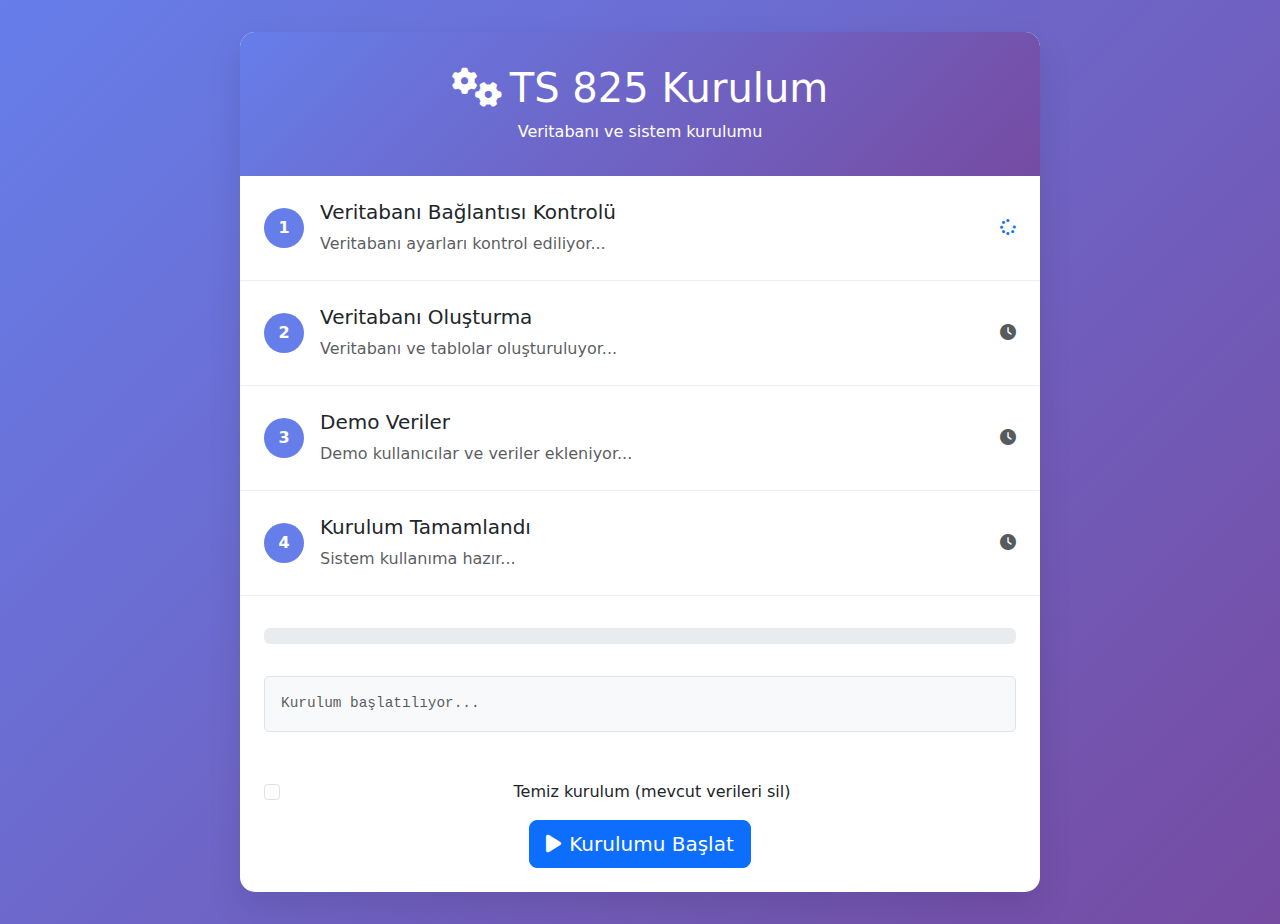
<file: index.html>
<!DOCTYPE html>
<html lang="tr">
<head>
    <meta charset="UTF-8">
    <meta name="viewport" content="width=device-width, initial-scale=1.0">
    <title>BONUS TS 825 Hesap Programı</title>

    <!-- Bootstrap CSS -->
    <link href="https://cdn.jsdelivr.net/npm/bootstrap@5.3.0/dist/css/bootstrap.min.css" rel="stylesheet">
    <!-- Font Awesome -->
    <link rel="stylesheet" href="https://cdnjs.cloudflare.com/ajax/libs/font-awesome/6.4.0/css/all.min.css">
    <!-- Custom CSS -->
    <link rel="stylesheet" href="assets/css/style.css">
</head>
<body>
    <!-- Navigation -->
    <nav class="navbar navbar-expand-lg navbar-dark bg-primary fixed-top">
        <div class="container">
            <a class="navbar-brand d-flex align-items-center" href="#">
                <img src="https://www.bonusyalitim.com.tr/assets/images/logo.svg" alt="Bonus Yalıtım" height="40" class="me-3">
                <span>TS 825 Hesap Programı</span>
            </a>
            <button class="navbar-toggler" type="button" data-bs-toggle="collapse" data-bs-target="#navbarNav">
                <span class="navbar-toggler-icon"></span>
            </button>
            <div class="collapse navbar-collapse" id="navbarNav">
                <ul class="navbar-nav me-auto">
                    <li class="nav-item">
                        <a class="nav-link active" href="#dashboard" data-section="dashboard">
                            <i class="fas fa-home me-1"></i>Ana Sayfa
                        </a>
                    </li>
                    <li class="nav-item">
                        <a class="nav-link" href="#projects" data-section="projects">
                            <i class="fas fa-folder me-1"></i>Projeler
                        </a>
                    </li>
                    <li class="nav-item">
                        <a class="nav-link" href="#calculations" data-section="calculations">
                            <i class="fas fa-calculator me-1"></i>Hesaplamalar
                        </a>
                    </li>
                    <li class="nav-item">
                        <a class="nav-link" href="#reports" data-section="reports">
                            <i class="fas fa-chart-bar me-1"></i>Raporlar
                        </a>
                    </li>
                </ul>
                <ul class="navbar-nav">
                    <li class="nav-item me-3">
                        <div id="current-project-info" class="d-flex align-items-center">
                            <!-- Aktif proje bilgisi buraya gelecek -->
                        </div>
                    </li>
                    <li class="nav-item dropdown">
                        <a class="nav-link dropdown-toggle" href="#" role="button" data-bs-toggle="dropdown">
                            <i class="fas fa-user-circle me-1"></i>
                            <span class="user-name">Kullanıcı</span>
                        </a>
                        <ul class="dropdown-menu dropdown-menu-end">
                            <li><h6 class="dropdown-header">
                                <i class="fas fa-user me-2"></i>
                                <span class="user-name">Kullanıcı</span>
                            </h6></li>
                            <li><hr class="dropdown-divider"></li>
                            <li><a class="dropdown-item" href="#" onclick="ts825App.showProfile()">
                                <i class="fas fa-user-edit me-2"></i>Profil
                            </a></li>
                            <li><a class="dropdown-item" href="#" onclick="ts825App.showSettings()">
                                <i class="fas fa-cog me-2"></i>Ayarlar
                            </a></li>
                            <li class="admin-only" style="display: none;">
                                <a class="dropdown-item" href="#" onclick="ts825App.showUserManagement()">
                                    <i class="fas fa-users me-2"></i>Kullanıcı Yönetimi
                                </a>
                            </li>
                            <li class="admin-only" style="display: none;">
                                <a class="dropdown-item" href="#" onclick="ts825App.showAdminPanel()">
                                    <i class="fas fa-shield-alt me-2"></i>Admin Panel
                                </a>
                            </li>
                            <li><a class="dropdown-item" href="#" onclick="ts825App.showHelp()">
                                <i class="fas fa-question-circle me-2"></i>Yardım
                            </a></li>
                            <li><hr class="dropdown-divider"></li>
                            <li><a class="dropdown-item text-danger" href="#" onclick="ts825App.logout()">
                                <i class="fas fa-sign-out-alt me-2"></i>Çıkış
                            </a></li>
                        </ul>
                    </li>
                </ul>
            </div>
        </div>
    </nav>

    <!-- Main Content -->
    <main class="main-content">
        <!-- Dashboard Section -->
        <section id="dashboard" class="content-section active">
            <div class="container">
                <div class="row">
                    <div class="col-12">
                        <div class="page-header">
                            <h1 class="page-title">
                                <i class="fas fa-home me-2"></i>
                                TS 825 Hesap Programı
                            </h1>
                            <p class="page-subtitle">
                                Türkiye'de yürürlüğe giren TS 825:2024 Revizyonu esas alınarak geliştirilmiş
                                enerji verimliliği hesap programı
                            </p>
                        </div>
                    </div>
                </div>

                <!-- Quick Actions -->
                <div class="row mb-4">
                    <div class="col-12">
                        <div class="card">
                            <div class="card-header">
                                <h5 class="card-title mb-0">
                                    <i class="fas fa-bolt me-2"></i>Hızlı İşlemler
                                </h5>
                            </div>
                            <div class="card-body">
                                <div class="row g-3">
                                    <div class="col-md-3">
                                        <button class="btn btn-primary btn-lg w-100 quick-action" data-action="new-project">
                                            <i class="fas fa-plus-circle mb-2 d-block"></i>
                                            Yeni Proje
                                        </button>
                                    </div>
                                    <div class="col-md-3">
                                        <button class="btn btn-success btn-lg w-100 quick-action" data-action="load-project">
                                            <i class="fas fa-folder-open mb-2 d-block"></i>
                                            Proje Yükle
                                        </button>
                                    </div>
                                    <div class="col-md-3">
                                        <button class="btn btn-info btn-lg w-100 quick-action" data-action="thermal-calc">
                                            <i class="fas fa-thermometer-half mb-2 d-block"></i>
                                            Isı Hesabı
                                        </button>
                                    </div>
                                    <div class="col-md-3">
                                        <button class="btn btn-warning btn-lg w-100 quick-action" data-action="reports">
                                            <i class="fas fa-file-alt mb-2 d-block"></i>
                                            Rapor Oluştur
                                        </button>
                                    </div>
                                </div>
                                <div class="row g-3 mt-2">
                                    <div class="col-md-3">
                                        <button class="btn btn-success btn-lg w-100 quick-action" onclick="ts825App.createDemoData()">
                                            <i class="fas fa-database mb-2 d-block"></i>
                                            Demo Veriler
                                        </button>
                                    </div>
                                    <div class="col-md-3">
                                        <button class="btn btn-outline-success btn-lg w-100 quick-action" onclick="ts825App.openBridgeAnalysis()">
                                            <i class="fas fa-bridge mb-2 d-block"></i>
                                            Isı Köprüsü
                                        </button>
                                    </div>
                                    <div class="col-md-3">
                                        <button class="btn btn-outline-info btn-lg w-100 quick-action" onclick="ts825App.openCondensationControl()">
                                            <i class="fas fa-tint mb-2 d-block"></i>
                                            Yoğuşma Kontrolü
                                        </button>
                                    </div>
                                    <div class="col-md-3">
                                        <button class="btn btn-outline-primary btn-lg w-100 quick-action" onclick="window.open('thermal-calculator.html', '_blank')">
                                            <i class="fas fa-external-link-alt mb-2 d-block"></i>
                                            Hesaplayıcı
                                        </button>
                                    </div>
                                </div>
                            </div>
                        </div>
                    </div>
                </div>

                <!-- Statistics Cards -->
                <div class="row mb-4">
                    <div class="col-md-3">
                        <div class="card stat-card bg-primary text-white">
                            <div class="card-body">
                                <div class="d-flex justify-content-between">
                                    <div>
                                        <h3 class="card-title">12</h3>
                                        <p class="card-text">Toplam Proje</p>
                                    </div>
                                    <div class="stat-icon">
                                        <i class="fas fa-folder"></i>
                                    </div>
                                </div>
                            </div>
                        </div>
                    </div>
                    <div class="col-md-3">
                        <div class="card stat-card bg-success text-white">
                            <div class="card-body">
                                <div class="d-flex justify-content-between">
                                    <div>
                                        <h3 class="card-title">8</h3>
                                        <p class="card-text">Tamamlanan</p>
                                    </div>
                                    <div class="stat-icon">
                                        <i class="fas fa-check-circle"></i>
                                    </div>
                                </div>
                            </div>
                        </div>
                    </div>
                    <div class="col-md-3">
                        <div class="card stat-card bg-warning text-white">
                            <div class="card-body">
                                <div class="d-flex justify-content-between">
                                    <div>
                                        <h3 class="card-title">3</h3>
                                        <p class="card-text">Devam Eden</p>
                                    </div>
                                    <div class="stat-icon">
                                        <i class="fas fa-clock"></i>
                                    </div>
                                </div>
                            </div>
                        </div>
                    </div>
                    <div class="col-md-3">
                        <div class="card stat-card bg-info text-white">
                            <div class="card-body">
                                <div class="d-flex justify-content-between">
                                    <div>
                                        <h3 class="card-title">156</h3>
                                        <p class="card-text">Hesaplama</p>
                                    </div>
                                    <div class="stat-icon">
                                        <i class="fas fa-calculator"></i>
                                    </div>
                                </div>
                            </div>
                        </div>
                    </div>
                </div>

                <!-- Recent Projects -->
                <div class="row">
                    <div class="col-12">
                        <div class="card">
                            <div class="card-header">
                                <h5 class="card-title mb-0">
                                    <i class="fas fa-history me-2"></i>Son Projeler
                                </h5>
                            </div>
                            <div class="card-body">
                                <div class="table-responsive">
                                    <table class="table table-hover">
                                        <thead>
                                            <tr>
                                                <th>Proje Adı</th>
                                                <th>Yapı Türü</th>
                                                <th>Durum</th>
                                                <th>Son Güncelleme</th>
                                                <th>İşlemler</th>
                                            </tr>
                                        </thead>
                                        <tbody id="recent-projects">
                                            <tr>
                                                <td>Konut Projesi A</td>
                                                <td>Konut</td>
                                                <td><span class="badge bg-success">Tamamlandı</span></td>
                                                <td>28.05.2024</td>
                                                <td>
                                                    <button class="btn btn-sm btn-outline-primary" onclick="ts825App.viewProject(1)" title="Görüntüle">
                                                        <i class="fas fa-eye"></i>
                                                    </button>
                                                    <button class="btn btn-sm btn-outline-success" onclick="ts825App.editProject(1)" title="Düzenle">
                                                        <i class="fas fa-edit"></i>
                                                    </button>
                                                </td>
                                            </tr>
                                            <tr>
                                                <td>Ofis Binası B</td>
                                                <td>Ticari</td>
                                                <td><span class="badge bg-warning">Devam Ediyor</span></td>
                                                <td>27.05.2024</td>
                                                <td>
                                                    <button class="btn btn-sm btn-outline-primary" onclick="ts825App.viewProject(2)" title="Görüntüle">
                                                        <i class="fas fa-eye"></i>
                                                    </button>
                                                    <button class="btn btn-sm btn-outline-success" onclick="ts825App.editProject(2)" title="Düzenle">
                                                        <i class="fas fa-edit"></i>
                                                    </button>
                                                </td>
                                            </tr>
                                        </tbody>
                                    </table>
                                </div>
                            </div>
                        </div>
                    </div>
                </div>
            </div>
        </section>

        <!-- Projects Section -->
        <section id="projects" class="content-section">
            <div class="container">
                <div class="row">
                    <div class="col-12">
                        <div class="page-header">
                            <h1 class="page-title">
                                <i class="fas fa-folder me-2"></i>
                                Proje Yönetimi
                            </h1>
                        </div>
                    </div>
                </div>
                <!-- Projects content will be loaded here -->
                <div id="projects-content">
                    <p class="text-center text-muted">Proje yönetimi modülü yükleniyor...</p>
                </div>
            </div>
        </section>

        <!-- Calculations Section -->
        <section id="calculations" class="content-section">
            <div class="container">
                <div class="row">
                    <div class="col-12">
                        <div class="page-header">
                            <h1 class="page-title">
                                <i class="fas fa-calculator me-2"></i>
                                Hesaplamalar
                            </h1>
                        </div>
                    </div>
                </div>
                <!-- Calculations content will be loaded here -->
                <div id="calculations-content">
                    <p class="text-center text-muted">Hesaplama modülü yükleniyor...</p>
                </div>
            </div>
        </section>

        <!-- Reports Section -->
        <section id="reports" class="content-section">
            <div class="container">
                <div class="row">
                    <div class="col-12">
                        <div class="page-header">
                            <h1 class="page-title">
                                <i class="fas fa-chart-bar me-2"></i>
                                Raporlar
                            </h1>
                        </div>
                    </div>
                </div>
                <!-- Reports content will be loaded here -->
                <div id="reports-content">
                    <p class="text-center text-muted">Rapor modülü yükleniyor...</p>
                </div>
            </div>
        </section>

        <!-- Profile Section -->
        <section id="profile" class="content-section">
            <div class="container">
                <div class="row">
                    <div class="col-12">
                        <div class="page-header">
                            <h1 class="page-title">
                                <i class="fas fa-user me-2"></i>
                                Kullanıcı Profili
                            </h1>
                        </div>
                    </div>
                </div>
                <!-- Profile content will be loaded here -->
                <div id="profile-content">
                    <p class="text-center text-muted">Profil modülü yükleniyor...</p>
                </div>
            </div>
        </section>

        <!-- User Management Section -->
        <section id="user-management" class="content-section">
            <div class="container">
                <div class="row">
                    <div class="col-12">
                        <div class="page-header">
                            <h1 class="page-title">
                                <i class="fas fa-users me-2"></i>
                                Kullanıcı Yönetimi
                            </h1>
                        </div>
                    </div>
                </div>
                <!-- User management content will be loaded here -->
                <div id="user-management-content">
                    <p class="text-center text-muted">Kullanıcı yönetimi modülü yükleniyor...</p>
                </div>
            </div>
        </section>
    </main>

    <!-- Loading Overlay -->
    <div id="loading-overlay" class="loading-overlay">
        <div class="spinner-border text-primary" role="status">
            <span class="visually-hidden">Yükleniyor...</span>
        </div>
    </div>

    <!-- New Project Modal -->
    <div class="modal fade" id="newProjectModal" tabindex="-1">
        <div class="modal-dialog modal-lg">
            <div class="modal-content">
                <div class="modal-header">
                    <h5 class="modal-title">
                        <i class="fas fa-plus-circle me-2"></i>Yeni Proje Oluştur
                    </h5>
                    <button type="button" class="btn-close" data-bs-dismiss="modal"></button>
                </div>
                <div class="modal-body">
                    <form id="newProjectForm">
                        <div class="row">
                            <div class="col-md-6">
                                <div class="mb-3">
                                    <label class="form-label">Proje Adı *</label>
                                    <input type="text" class="form-control" name="name" required>
                                </div>
                            </div>
                            <div class="col-md-6">
                                <div class="mb-3">
                                    <label class="form-label">Yapı Türü *</label>
                                    <select class="form-select" name="building_type" required>
                                        <option value="">Seçiniz</option>
                                        <option value="residential">Konut</option>
                                        <option value="office">Ofis</option>
                                        <option value="commercial">Ticari</option>
                                        <option value="educational">Eğitim</option>
                                        <option value="healthcare">Sağlık</option>
                                        <option value="industrial">Endüstriyel</option>
                                        <option value="other">Diğer</option>
                                    </select>
                                </div>
                            </div>
                        </div>
                        <div class="row">
                            <div class="col-md-6">
                                <div class="mb-3">
                                    <label class="form-label">İklim Bölgesi *</label>
                                    <select class="form-select" name="climate_zone" required>
                                        <option value="">Seçiniz</option>
                                        <option value="1">1. Bölge (En Soğuk)</option>
                                        <option value="2">2. Bölge (Çok Soğuk)</option>
                                        <option value="3">3. Bölge (Soğuk)</option>
                                        <option value="4">4. Bölge (Ilık)</option>
                                        <option value="5">5. Bölge (Sıcak)</option>
                                        <option value="6">6. Bölge (En Sıcak)</option>
                                    </select>
                                </div>
                            </div>
                            <div class="col-md-6">
                                <div class="mb-3">
                                    <label class="form-label">Toplam Alan (m²)</label>
                                    <input type="number" class="form-control" name="total_area" step="0.01" min="0">
                                </div>
                            </div>
                        </div>
                        <div class="mb-3">
                            <label class="form-label">Açıklama</label>
                            <textarea class="form-control" name="description" rows="3"></textarea>
                        </div>
                    </form>
                </div>
                <div class="modal-footer">
                    <button type="button" class="btn btn-secondary" data-bs-dismiss="modal">İptal</button>
                    <button type="button" class="btn btn-primary" onclick="ts825App.saveNewProject()">
                        <i class="fas fa-save me-2"></i>Kaydet
                    </button>
                </div>
            </div>
        </div>
    </div>

    <!-- Project Detail Modal -->
    <div class="modal fade" id="projectDetailModal" tabindex="-1">
        <div class="modal-dialog modal-xl">
            <div class="modal-content">
                <div class="modal-header">
                    <h5 class="modal-title">
                        <i class="fas fa-folder-open me-2"></i>Proje Detayları
                    </h5>
                    <button type="button" class="btn-close" data-bs-dismiss="modal"></button>
                </div>
                <div class="modal-body">
                    <div id="project-detail-content">
                        <!-- Project details will be loaded here -->
                    </div>
                </div>
                <div class="modal-footer">
                    <button type="button" class="btn btn-secondary" data-bs-dismiss="modal">Kapat</button>
                    <button type="button" class="btn btn-primary" id="edit-project-btn">
                        <i class="fas fa-edit me-2"></i>Düzenle
                    </button>
                </div>
            </div>
        </div>
    </div>

    <!-- Thermal Calculator Modal -->
    <div class="modal fade" id="thermalCalculatorModal" tabindex="-1">
        <div class="modal-dialog modal-xl">
            <div class="modal-content">
                <div class="modal-header">
                    <h5 class="modal-title">
                        <i class="fas fa-thermometer-half me-2"></i>Isı Geçirgenlik Hesaplayıcısı
                    </h5>
                    <button type="button" class="btn-close" data-bs-dismiss="modal"></button>
                </div>
                <div class="modal-body">
                    <div id="thermal-calculator-content">
                        <!-- Calculator will be loaded here -->
                    </div>
                </div>
            </div>
        </div>
    </div>

    <!-- Bootstrap JS -->
    <script src="https://cdn.jsdelivr.net/npm/bootstrap@5.3.0/dist/js/bootstrap.bundle.min.js"></script>
    <!-- Data Manager -->
    <script src="assets/js/data-manager.js"></script>
    <!-- Custom JS -->
    <script src="assets/js/app.js"></script>
</body>
</html>
</file>
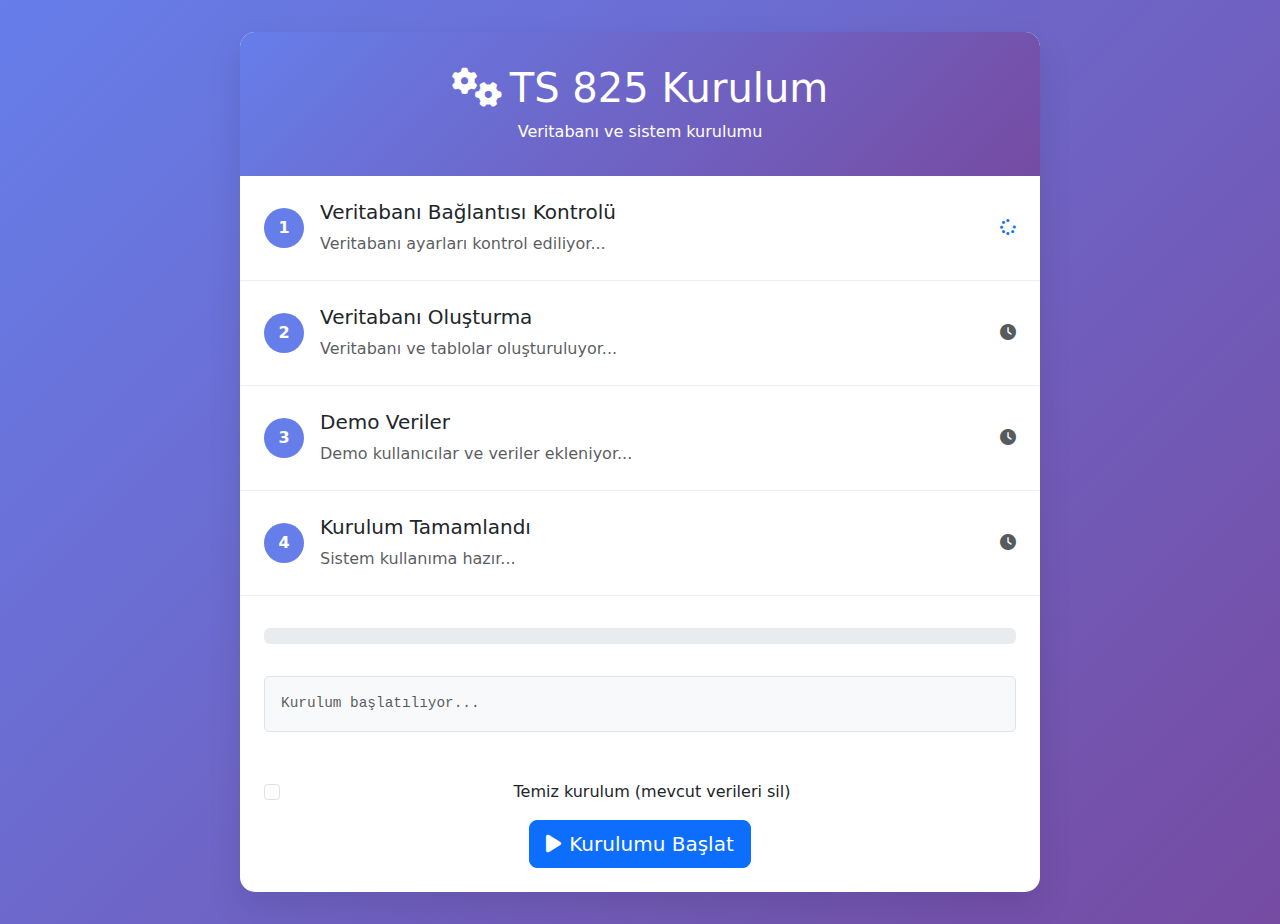
<file: install.html>
<!DOCTYPE html>
<html lang="tr">
<head>
    <meta charset="UTF-8">
    <meta name="viewport" content="width=device-width, initial-scale=1.0">
    <title>Kurulum - BONUS TS 825 Hesap Programı</title>
    <link href="https://cdn.jsdelivr.net/npm/bootstrap@5.3.0/dist/css/bootstrap.min.css" rel="stylesheet">
    <link href="https://cdnjs.cloudflare.com/ajax/libs/font-awesome/6.4.0/css/all.min.css" rel="stylesheet">
    <style>
        .install-container {
            min-height: 100vh;
            background: linear-gradient(135deg, #667eea 0%, #764ba2 100%);
            padding: 2rem 0;
        }
        .install-card {
            background: white;
            border-radius: 15px;
            box-shadow: 0 15px 35px rgba(0,0,0,0.1);
            overflow: hidden;
            max-width: 800px;
            margin: 0 auto;
        }
        .install-header {
            background: linear-gradient(135deg, #667eea 0%, #764ba2 100%);
            color: white;
            padding: 2rem;
            text-align: center;
        }
        .install-step {
            padding: 1.5rem;
            border-bottom: 1px solid #eee;
        }
        .install-step:last-child {
            border-bottom: none;
        }
        .step-number {
            width: 40px;
            height: 40px;
            border-radius: 50%;
            background: #667eea;
            color: white;
            display: flex;
            align-items: center;
            justify-content: center;
            font-weight: bold;
            margin-right: 1rem;
        }
        .step-completed {
            background: #28a745;
        }
        .step-error {
            background: #dc3545;
        }
        .progress-container {
            margin: 2rem 0;
        }
        .log-container {
            background: #f8f9fa;
            border: 1px solid #dee2e6;
            border-radius: 5px;
            padding: 1rem;
            max-height: 300px;
            overflow-y: auto;
            font-family: monospace;
            font-size: 0.9rem;
        }
    </style>
</head>
<body>
    <div class="install-container">
        <div class="container">
            <div class="install-card">
                <div class="install-header">
                    <h1><i class="fas fa-cogs me-2"></i>TS 825 Kurulum</h1>
                    <p class="mb-0">Veritabanı ve sistem kurulumu</p>
                </div>

                <div class="install-step">
                    <div class="d-flex align-items-center">
                        <div class="step-number" id="step1-icon">1</div>
                        <div class="flex-grow-1">
                            <h5>Veritabanı Bağlantısı Kontrolü</h5>
                            <p class="mb-0 text-muted">Veritabanı ayarları kontrol ediliyor...</p>
                        </div>
                        <div id="step1-status">
                            <i class="fas fa-spinner fa-spin text-primary"></i>
                        </div>
                    </div>
                </div>

                <div class="install-step">
                    <div class="d-flex align-items-center">
                        <div class="step-number" id="step2-icon">2</div>
                        <div class="flex-grow-1">
                            <h5>Veritabanı Oluşturma</h5>
                            <p class="mb-0 text-muted">Veritabanı ve tablolar oluşturuluyor...</p>
                        </div>
                        <div id="step2-status">
                            <i class="fas fa-clock text-muted"></i>
                        </div>
                    </div>
                </div>

                <div class="install-step">
                    <div class="d-flex align-items-center">
                        <div class="step-number" id="step3-icon">3</div>
                        <div class="flex-grow-1">
                            <h5>Demo Veriler</h5>
                            <p class="mb-0 text-muted">Demo kullanıcılar ve veriler ekleniyor...</p>
                        </div>
                        <div id="step3-status">
                            <i class="fas fa-clock text-muted"></i>
                        </div>
                    </div>
                </div>

                <div class="install-step">
                    <div class="d-flex align-items-center">
                        <div class="step-number" id="step4-icon">4</div>
                        <div class="flex-grow-1">
                            <h5>Kurulum Tamamlandı</h5>
                            <p class="mb-0 text-muted">Sistem kullanıma hazır...</p>
                        </div>
                        <div id="step4-status">
                            <i class="fas fa-clock text-muted"></i>
                        </div>
                    </div>
                </div>

                <div class="progress-container px-4">
                    <div class="progress">
                        <div class="progress-bar" id="install-progress" role="progressbar" style="width: 0%"></div>
                    </div>
                </div>

                <div class="px-4 pb-4">
                    <div class="log-container" id="install-log">
                        <div class="text-muted">Kurulum başlatılıyor...</div>
                    </div>
                </div>

                <div class="text-center p-4" id="install-actions">
                    <div class="mb-3">
                        <div class="form-check">
                            <input class="form-check-input" type="checkbox" id="cleanInstall">
                            <label class="form-check-label" for="cleanInstall">
                                Temiz kurulum (mevcut verileri sil)
                            </label>
                        </div>
                    </div>
                    <button class="btn btn-primary btn-lg" onclick="startInstallation()">
                        <i class="fas fa-play me-2"></i>Kurulumu Başlat
                    </button>
                    <button class="btn btn-warning btn-lg ms-2" onclick="cleanDatabase()" id="cleanBtn" style="display: none;">
                        <i class="fas fa-trash me-2"></i>Veritabanını Temizle
                    </button>
                </div>

                <div class="text-center p-4" id="install-complete" style="display: none;">
                    <div class="alert alert-success">
                        <h4><i class="fas fa-check-circle me-2"></i>Kurulum Tamamlandı!</h4>
                        <p class="mb-3">TS 825 Hesap Programı başarıyla kuruldu.</p>
                        <div class="row">
                            <div class="col-md-6">
                                <h6>Demo Hesaplar:</h6>
                                <ul class="list-unstyled">
                                    <li><strong>Admin:</strong> admin / admin123</li>
                                    <li><strong>Kullanıcı:</strong> demo / demo123</li>
                                    <li><strong>Mimar:</strong> mimar1 / mimar123</li>
                                    <li><strong>Mühendis:</strong> muhendis1 / muhendis123</li>
                                </ul>
                            </div>
                            <div class="col-md-6">
                                <h6>Özellikler:</h6>
                                <ul class="list-unstyled">
                                    <li><i class="fas fa-check text-success me-2"></i>Kullanıcı sistemi</li>
                                    <li><i class="fas fa-check text-success me-2"></i>Proje yönetimi</li>
                                    <li><i class="fas fa-check text-success me-2"></i>Hesaplama modülleri</li>
                                    <li><i class="fas fa-check text-success me-2"></i>Raporlama sistemi</li>
                                </ul>
                            </div>
                        </div>
                    </div>
                    <a href="login.html" class="btn btn-success btn-lg">
                        <i class="fas fa-sign-in-alt me-2"></i>Giriş Sayfasına Git
                    </a>
                </div>
            </div>
        </div>
    </div>

    <script src="https://cdn.jsdelivr.net/npm/bootstrap@5.3.0/dist/js/bootstrap.bundle.min.js"></script>
    <script>
        let currentStep = 0;
        const totalSteps = 4;

        function log(message, type = 'info') {
            const logContainer = document.getElementById('install-log');
            const timestamp = new Date().toLocaleTimeString();
            const colorClass = {
                'info': 'text-info',
                'success': 'text-success',
                'error': 'text-danger',
                'warning': 'text-warning'
            }[type] || 'text-muted';

            logContainer.innerHTML += `<div class="${colorClass}">[${timestamp}] ${message}</div>`;
            logContainer.scrollTop = logContainer.scrollHeight;
        }

        function updateStep(step, status) {
            const icon = document.getElementById(`step${step}-icon`);
            const statusEl = document.getElementById(`step${step}-status`);

            if (status === 'success') {
                icon.classList.add('step-completed');
                statusEl.innerHTML = '<i class="fas fa-check text-success"></i>';
            } else if (status === 'error') {
                icon.classList.add('step-error');
                statusEl.innerHTML = '<i class="fas fa-times text-danger"></i>';
            } else if (status === 'loading') {
                statusEl.innerHTML = '<i class="fas fa-spinner fa-spin text-primary"></i>';
            }
        }

        function updateProgress(percentage) {
            document.getElementById('install-progress').style.width = percentage + '%';
        }

        async function cleanDatabase() {
            if (!confirm('Tüm veritabanı verileri silinecek! Bu işlem geri alınamaz. Devam etmek istiyor musunuz?')) {
                return;
            }

            log('Veritabanı temizleniyor...', 'warning');

            try {
                const response = await fetch('api/install.php?action=clean', {
                    method: 'POST'
                });
                const result = await response.json();

                if (result.success) {
                    log('Veritabanı temizlendi', 'success');
                    document.getElementById('cleanBtn').style.display = 'none';
                    // Kurulum adımlarını sıfırla
                    for (let i = 1; i <= 4; i++) {
                        document.getElementById(`step${i}-icon`).classList.remove('step-completed', 'step-error');
                        document.getElementById(`step${i}-status`).innerHTML = '<i class="fas fa-clock text-muted"></i>';
                    }
                    updateProgress(0);
                } else {
                    log('Temizleme hatası: ' + result.error, 'error');
                }
            } catch (error) {
                log('Temizleme hatası: ' + error.message, 'error');
            }
        }

        async function startInstallation() {
            document.getElementById('install-actions').style.display = 'none';
            log('Kurulum başlatıldı...', 'info');

            const cleanInstall = document.getElementById('cleanInstall').checked;

            try {
                // Step 1: Check database connection
                currentStep = 1;
                updateStep(1, 'loading');
                updateProgress(25);
                log('Veritabanı bağlantısı kontrol ediliyor...', 'info');

                const checkResponse = await fetch('api/install.php?action=check');
                const checkResult = await checkResponse.json();

                if (checkResult.success) {
                    updateStep(1, 'success');
                    log('Veritabanı bağlantısı başarılı', 'success');
                } else {
                    updateStep(1, 'error');
                    log('Veritabanı bağlantı hatası: ' + checkResult.error, 'error');
                    return;
                }

                // Step 2: Install database
                currentStep = 2;
                updateStep(2, 'loading');
                updateProgress(50);
                log('Veritabanı kurulumu başlatılıyor...', 'info');

                const installResponse = await fetch('api/install.php?action=install', {
                    method: 'POST',
                    headers: {
                        'Content-Type': 'application/json',
                    },
                    body: JSON.stringify({
                        include_demo_data: true,
                        clean_install: cleanInstall
                    })
                });

                const installResult = await installResponse.json();

                if (installResult.success) {
                    updateStep(2, 'success');
                    log('Veritabanı başarıyla kuruldu', 'success');

                    // Detaylı mesajları göster
                    if (installResult.details) {
                        installResult.details.forEach(detail => {
                            log('✓ ' + detail, 'success');
                        });
                    }

                    // Step 3: Demo data
                    currentStep = 3;
                    updateStep(3, 'success');
                    updateProgress(75);
                    log('Demo veriler eklendi', 'success');

                    // Step 4: Complete
                    currentStep = 4;
                    updateStep(4, 'success');
                    updateProgress(100);
                    log('Kurulum tamamlandı!', 'success');

                    // Show completion
                    setTimeout(() => {
                        document.getElementById('install-complete').style.display = 'block';
                    }, 1000);

                } else {
                    updateStep(2, 'error');
                    log('Kurulum hatası: ' + installResult.error, 'error');

                    // Hata türüne göre özel mesajlar göster
                    if (installResult.error.includes('Duplicate entry') || installResult.error.includes('1062')) {
                        log('Bu hata genellikle daha önce kurulum yapıldığını gösterir.', 'warning');
                        log('Veritabanını temizleyip tekrar deneyin veya mevcut kurulumu kullanın.', 'info');

                        // Temizleme butonunu göster
                        document.getElementById('install-actions').style.display = 'block';
                        document.getElementById('cleanBtn').style.display = 'inline-block';
                    } else if (installResult.error.includes('Column not found') || installResult.error.includes('1054')) {
                        log('Veritabanı şeması eski. Temizleyip yeniden kurun.', 'warning');
                        log('Bu genellikle eski bir kurulumdan kalan tablolar nedeniyle olur.', 'info');

                        // Temizleme butonunu göster
                        document.getElementById('install-actions').style.display = 'block';
                        document.getElementById('cleanBtn').style.display = 'inline-block';
                    } else if (installResult.error.includes('Illegal mix of collations') || installResult.error.includes('1267')) {
                        log('Karakter seti (collation) uyumsuzluğu. Veritabanını temizleyip yeniden kurun.', 'warning');
                        log('Bu MySQL veritabanında farklı karakter setlerinin karışması nedeniyle olur.', 'info');
                        log('Temizleme işlemi bu sorunu çözecektir.', 'info');

                        // Temizleme butonunu göster
                        document.getElementById('install-actions').style.display = 'block';
                        document.getElementById('cleanBtn').style.display = 'inline-block';
                    } else {
                        log('Genel kurulum hatası. Veritabanı ayarlarını kontrol edin.', 'warning');

                        // Temizleme butonunu göster
                        document.getElementById('install-actions').style.display = 'block';
                        document.getElementById('cleanBtn').style.display = 'inline-block';
                    }
                }

            } catch (error) {
                log('Kurulum sırasında hata oluştu: ' + error.message, 'error');
                updateStep(currentStep, 'error');
            }
        }

        // Auto-start installation if requested
        const urlParams = new URLSearchParams(window.location.search);
        if (urlParams.get('auto') === 'true') {
            window.addEventListener('load', () => {
                setTimeout(startInstallation, 1000);
            });
        }
    </script>
</body>
</html>
</file>
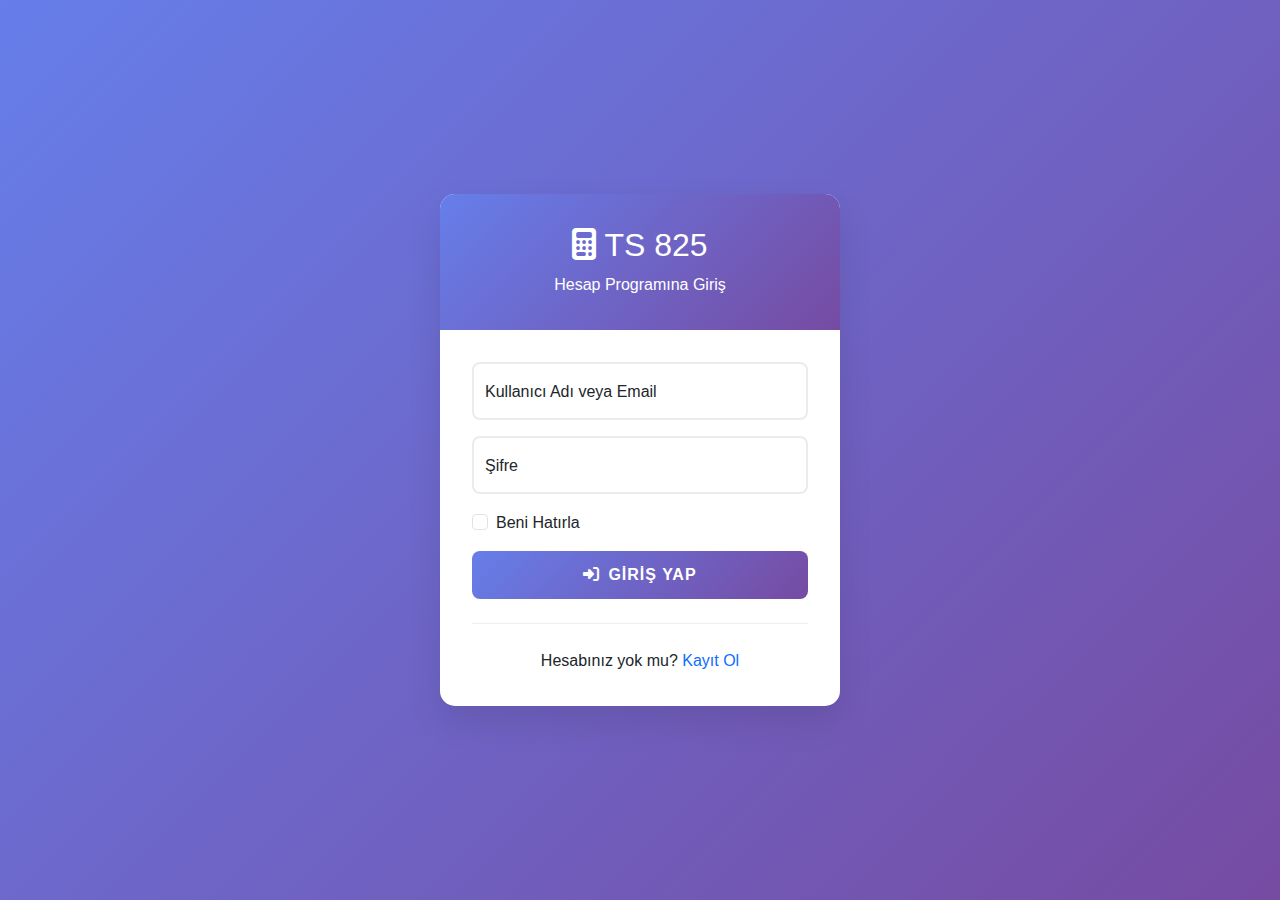
<file: login.html>
<!DOCTYPE html>
<html lang="tr">
<head>
    <meta charset="UTF-8">
    <meta name="viewport" content="width=device-width, initial-scale=1.0">
    <title>Giriş - BONUS TS 825 Hesap Programı</title>
    <link href="https://cdn.jsdelivr.net/npm/bootstrap@5.3.0/dist/css/bootstrap.min.css" rel="stylesheet">
    <link href="https://cdnjs.cloudflare.com/ajax/libs/font-awesome/6.4.0/css/all.min.css" rel="stylesheet">
    <link href="assets/css/style.css" rel="stylesheet">
    <style>
        .auth-container {
            min-height: 100vh;
            background: linear-gradient(135deg, #667eea 0%, #764ba2 100%);
            display: flex;
            align-items: center;
            justify-content: center;
        }
        .auth-card {
            background: white;
            border-radius: 15px;
            box-shadow: 0 15px 35px rgba(0,0,0,0.1);
            overflow: hidden;
            max-width: 400px;
            width: 100%;
        }
        .auth-header {
            background: linear-gradient(135deg, #667eea 0%, #764ba2 100%);
            color: white;
            padding: 2rem;
            text-align: center;
        }
        .auth-body {
            padding: 2rem;
        }
        .form-floating {
            margin-bottom: 1rem;
        }
        .btn-auth {
            background: linear-gradient(135deg, #667eea 0%, #764ba2 100%);
            border: none;
            padding: 12px;
            font-weight: 600;
            text-transform: uppercase;
            letter-spacing: 1px;
        }
        .btn-auth:hover {
            transform: translateY(-2px);
            box-shadow: 0 5px 15px rgba(0,0,0,0.2);
        }
        .auth-switch {
            text-align: center;
            margin-top: 1.5rem;
            padding-top: 1.5rem;
            border-top: 1px solid #eee;
        }
        .loading-overlay {
            position: fixed;
            top: 0;
            left: 0;
            width: 100%;
            height: 100%;
            background: rgba(0,0,0,0.5);
            display: none;
            align-items: center;
            justify-content: center;
            z-index: 9999;
        }
    </style>
</head>
<body>
    <div class="auth-container">
        <div class="auth-card">
            <!-- Login Form -->
            <div id="login-form" class="auth-form">
                <div class="auth-header">
                    <h2><i class="fas fa-calculator me-2"></i>TS 825</h2>
                    <p class="mb-0">Hesap Programına Giriş</p>
                </div>
                <div class="auth-body">
                    <form id="loginForm">
                        <div class="form-floating">
                            <input type="text" class="form-control" id="loginUsername" name="username" placeholder="Kullanıcı Adı" required>
                            <label for="loginUsername">Kullanıcı Adı veya Email</label>
                        </div>
                        <div class="form-floating">
                            <input type="password" class="form-control" id="loginPassword" name="password" placeholder="Şifre" required>
                            <label for="loginPassword">Şifre</label>
                        </div>
                        <div class="form-check mb-3">
                            <input class="form-check-input" type="checkbox" id="rememberMe">
                            <label class="form-check-label" for="rememberMe">
                                Beni Hatırla
                            </label>
                        </div>
                        <button type="submit" class="btn btn-auth btn-primary w-100">
                            <i class="fas fa-sign-in-alt me-2"></i>Giriş Yap
                        </button>
                    </form>
                    <div class="auth-switch">
                        <p class="mb-0">Hesabınız yok mu? 
                            <a href="#" onclick="showRegisterForm()" class="text-decoration-none">Kayıt Ol</a>
                        </p>
                    </div>
                </div>
            </div>

            <!-- Register Form -->
            <div id="register-form" class="auth-form" style="display: none;">
                <div class="auth-header">
                    <h2><i class="fas fa-user-plus me-2"></i>Kayıt Ol</h2>
                    <p class="mb-0">Yeni Hesap Oluştur</p>
                </div>
                <div class="auth-body">
                    <form id="registerForm">
                        <div class="form-floating">
                            <input type="text" class="form-control" id="registerFullName" name="full_name" placeholder="Ad Soyad" required>
                            <label for="registerFullName">Ad Soyad</label>
                        </div>
                        <div class="form-floating">
                            <input type="text" class="form-control" id="registerUsername" name="username" placeholder="Kullanıcı Adı" required>
                            <label for="registerUsername">Kullanıcı Adı</label>
                        </div>
                        <div class="form-floating">
                            <input type="email" class="form-control" id="registerEmail" name="email" placeholder="Email" required>
                            <label for="registerEmail">Email Adresi</label>
                        </div>
                        <div class="form-floating">
                            <input type="password" class="form-control" id="registerPassword" name="password" placeholder="Şifre" required minlength="6">
                            <label for="registerPassword">Şifre (En az 6 karakter)</label>
                        </div>
                        <div class="form-floating">
                            <input type="password" class="form-control" id="confirmPassword" placeholder="Şifre Tekrar" required>
                            <label for="confirmPassword">Şifre Tekrar</label>
                        </div>
                        <div class="form-check mb-3">
                            <input class="form-check-input" type="checkbox" id="acceptTerms" required>
                            <label class="form-check-label" for="acceptTerms">
                                <a href="#" class="text-decoration-none">Kullanım şartlarını</a> kabul ediyorum
                            </label>
                        </div>
                        <button type="submit" class="btn btn-auth btn-success w-100">
                            <i class="fas fa-user-plus me-2"></i>Kayıt Ol
                        </button>
                    </form>
                    <div class="auth-switch">
                        <p class="mb-0">Zaten hesabınız var mı? 
                            <a href="#" onclick="showLoginForm()" class="text-decoration-none">Giriş Yap</a>
                        </p>
                    </div>
                </div>
            </div>
        </div>
    </div>

    <!-- Loading Overlay -->
    <div id="loading-overlay" class="loading-overlay">
        <div class="spinner-border text-light" role="status">
            <span class="visually-hidden">Yükleniyor...</span>
        </div>
    </div>

    <!-- Toast Container -->
    <div id="toast-container" class="toast-container position-fixed top-0 end-0 p-3"></div>

    <script src="https://cdn.jsdelivr.net/npm/bootstrap@5.3.0/dist/js/bootstrap.bundle.min.js"></script>
    <script>
        // Form switching
        function showLoginForm() {
            document.getElementById('login-form').style.display = 'block';
            document.getElementById('register-form').style.display = 'none';
        }

        function showRegisterForm() {
            document.getElementById('login-form').style.display = 'none';
            document.getElementById('register-form').style.display = 'block';
        }

        // Loading overlay
        function showLoading() {
            document.getElementById('loading-overlay').style.display = 'flex';
        }

        function hideLoading() {
            document.getElementById('loading-overlay').style.display = 'none';
        }

        // Toast notifications
        function showToast(message, type = 'info') {
            const toastContainer = document.getElementById('toast-container');
            const toastId = 'toast-' + Date.now();
            
            const iconMap = {
                'success': 'fa-check-circle text-success',
                'error': 'fa-exclamation-circle text-danger',
                'warning': 'fa-exclamation-triangle text-warning',
                'info': 'fa-info-circle text-info'
            };
            
            const toastHtml = `
                <div class="toast" id="${toastId}" role="alert">
                    <div class="toast-header">
                        <i class="fas ${iconMap[type]} me-2"></i>
                        <strong class="me-auto">TS 825</strong>
                        <button type="button" class="btn-close" data-bs-dismiss="toast"></button>
                    </div>
                    <div class="toast-body">${message}</div>
                </div>
            `;
            
            toastContainer.insertAdjacentHTML('beforeend', toastHtml);
            const toast = new bootstrap.Toast(document.getElementById(toastId));
            toast.show();
            
            document.getElementById(toastId).addEventListener('hidden.bs.toast', () => {
                document.getElementById(toastId).remove();
            });
        }

        // Login form handler
        document.getElementById('loginForm').addEventListener('submit', async (e) => {
            e.preventDefault();
            
            const formData = new FormData(e.target);
            const data = Object.fromEntries(formData.entries());
            
            showLoading();
            
            try {
                const response = await fetch('api/auth.php?action=login', {
                    method: 'POST',
                    headers: {
                        'Content-Type': 'application/json',
                    },
                    body: JSON.stringify(data)
                });
                
                const result = await response.json();
                
                if (result.success) {
                    // Session token'ı sakla
                    localStorage.setItem('session_token', result.session_token);
                    localStorage.setItem('user_data', JSON.stringify(result.user));
                    
                    showToast('Giriş başarılı! Yönlendiriliyorsunuz...', 'success');
                    
                    setTimeout(() => {
                        window.location.href = 'index.html';
                    }, 1500);
                } else {
                    showToast(result.error || 'Giriş başarısız', 'error');
                }
            } catch (error) {
                console.error('Giriş hatası:', error);
                showToast('Bağlantı hatası', 'error');
            } finally {
                hideLoading();
            }
        });

        // Register form handler
        document.getElementById('registerForm').addEventListener('submit', async (e) => {
            e.preventDefault();
            
            const formData = new FormData(e.target);
            const data = Object.fromEntries(formData.entries());
            
            // Şifre kontrolü
            if (data.password !== document.getElementById('confirmPassword').value) {
                showToast('Şifreler eşleşmiyor', 'error');
                return;
            }
            
            showLoading();
            
            try {
                const response = await fetch('api/auth.php?action=register', {
                    method: 'POST',
                    headers: {
                        'Content-Type': 'application/json',
                    },
                    body: JSON.stringify(data)
                });
                
                const result = await response.json();
                
                if (result.success) {
                    showToast('Kayıt başarılı! Giriş yapabilirsiniz.', 'success');
                    showLoginForm();
                    document.getElementById('registerForm').reset();
                } else {
                    showToast(result.error || 'Kayıt başarısız', 'error');
                }
            } catch (error) {
                console.error('Kayıt hatası:', error);
                showToast('Bağlantı hatası', 'error');
            } finally {
                hideLoading();
            }
        });

        // Sayfa yüklendiğinde session kontrolü
        window.addEventListener('load', () => {
            const sessionToken = localStorage.getItem('session_token');
            if (sessionToken) {
                // Session geçerliliğini kontrol et
                fetch('api/auth.php?action=validate', {
                    headers: {
                        'Authorization': sessionToken
                    }
                })
                .then(response => response.json())
                .then(result => {
                    if (result.success) {
                        // Zaten giriş yapmış, ana sayfaya yönlendir
                        window.location.href = 'index.html';
                    }
                })
                .catch(error => {
                    console.log('Session kontrolü başarısız:', error);
                });
            }
        });
    </script>
</body>
</html>
</file>
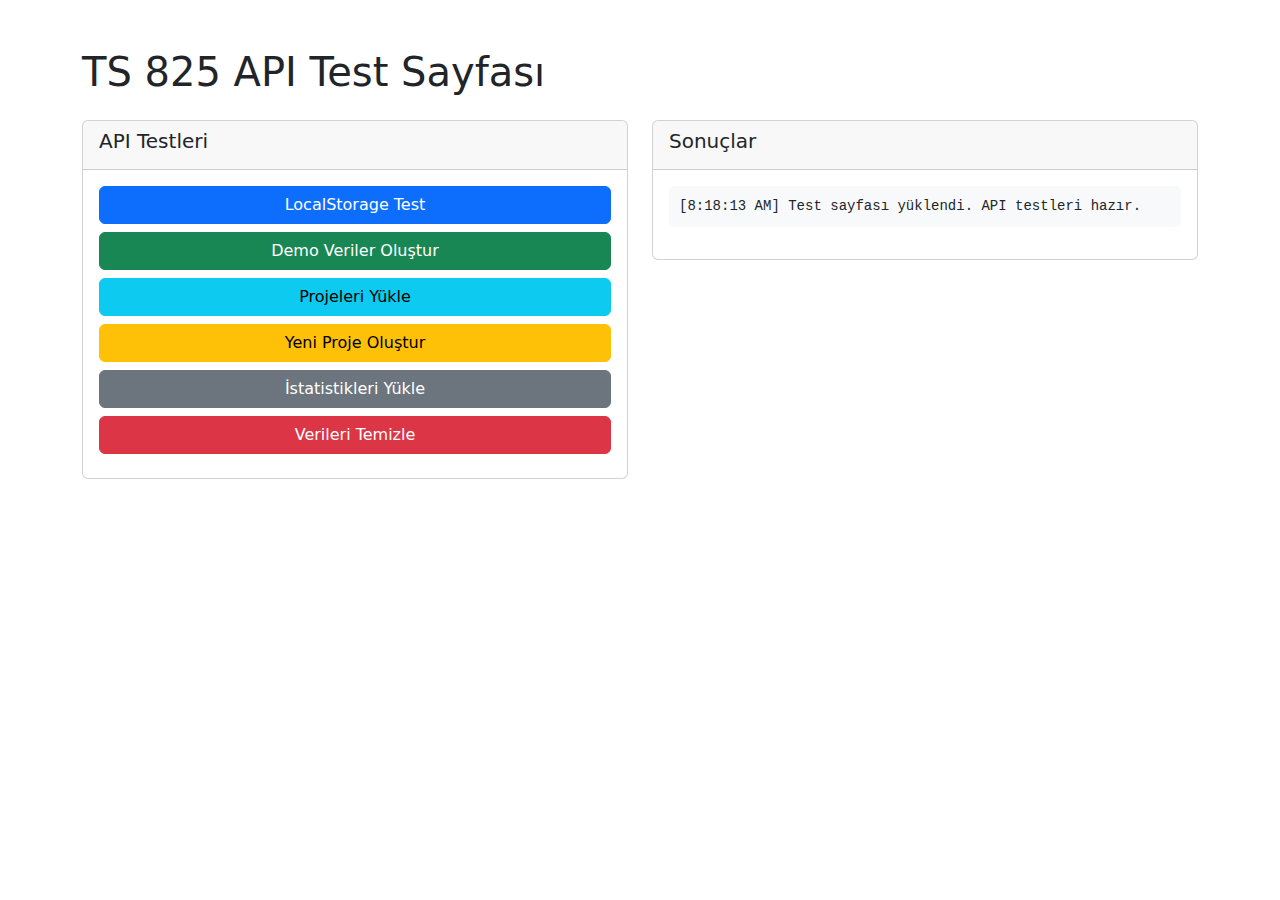
<file: test.html>
<!DOCTYPE html>
<html lang="tr">
<head>
    <meta charset="UTF-8">
    <meta name="viewport" content="width=device-width, initial-scale=1.0">
    <title>TS 825 API Test</title>
    <link href="https://cdn.jsdelivr.net/npm/bootstrap@5.3.0/dist/css/bootstrap.min.css" rel="stylesheet">
</head>
<body>
    <div class="container mt-5">
        <h1>TS 825 API Test Sayfası</h1>

        <div class="row mt-4">
            <div class="col-md-6">
                <div class="card">
                    <div class="card-header">
                        <h5>API Testleri</h5>
                    </div>
                    <div class="card-body">
                        <button class="btn btn-primary mb-2 w-100" onclick="testLocalStorage()">LocalStorage Test</button>
                        <button class="btn btn-success mb-2 w-100" onclick="createDemoData()">Demo Veriler Oluştur</button>
                        <button class="btn btn-info mb-2 w-100" onclick="loadProjects()">Projeleri Yükle</button>
                        <button class="btn btn-warning mb-2 w-100" onclick="createProject()">Yeni Proje Oluştur</button>
                        <button class="btn btn-secondary mb-2 w-100" onclick="loadStats()">İstatistikleri Yükle</button>
                        <button class="btn btn-danger mb-2 w-100" onclick="clearData()">Verileri Temizle</button>
                    </div>
                </div>
            </div>
            <div class="col-md-6">
                <div class="card">
                    <div class="card-header">
                        <h5>Sonuçlar</h5>
                    </div>
                    <div class="card-body">
                        <pre id="results" style="max-height: 400px; overflow-y: auto; background: #f8f9fa; padding: 10px; border-radius: 5px;"></pre>
                    </div>
                </div>
            </div>
        </div>
    </div>

    <script>
        function log(message) {
            const results = document.getElementById('results');
            const timestamp = new Date().toLocaleTimeString();
            results.textContent += `[${timestamp}] ${message}\n`;
            results.scrollTop = results.scrollHeight;
        }

        async function testAPI() {
            log('API testi başlatılıyor...');
            try {
                const response = await fetch('api/test.php');
                const data = await response.json();
                log('API Test Sonucu: ' + JSON.stringify(data, null, 2));
            } catch (error) {
                log('API Test Hatası: ' + error.message);
            }
        }

        async function createDemoData() {
            log('Demo veriler oluşturuluyor...');
            try {
                const response = await fetch('api/simple-projects.php?action=create_demo', {
                    method: 'POST',
                    headers: {
                        'Content-Type': 'application/json',
                    }
                });
                const data = await response.json();
                log('Demo Veri Sonucu: ' + JSON.stringify(data, null, 2));
            } catch (error) {
                log('Demo Veri Hatası: ' + error.message);
            }
        }

        async function loadProjects() {
            log('Projeler yükleniyor...');
            try {
                const response = await fetch('api/simple-projects.php?action=list');
                const data = await response.json();
                log('Projeler: ' + JSON.stringify(data, null, 2));
            } catch (error) {
                log('Proje Yükleme Hatası: ' + error.message);
            }
        }

        async function createProject() {
            log('Yeni proje oluşturuluyor...');
            try {
                const projectData = {
                    name: 'Test Projesi ' + Date.now(),
                    description: 'Test açıklaması',
                    building_type: 'residential',
                    climate_zone: 3,
                    total_area: 150.5
                };

                const response = await fetch('api/simple-projects.php?action=create', {
                    method: 'POST',
                    headers: {
                        'Content-Type': 'application/json',
                    },
                    body: JSON.stringify(projectData)
                });
                const data = await response.json();
                log('Yeni Proje Sonucu: ' + JSON.stringify(data, null, 2));
            } catch (error) {
                log('Proje Oluşturma Hatası: ' + error.message);
            }
        }

        async function loadStats() {
            log('İstatistikler yükleniyor...');
            try {
                const response = await fetch('api/simple-projects.php?action=stats');
                const data = await response.json();
                log('İstatistikler: ' + JSON.stringify(data, null, 2));
            } catch (error) {
                log('İstatistik Yükleme Hatası: ' + error.message);
            }
        }

        function testLocalStorage() {
            log('LocalStorage testi başlatılıyor...');
            try {
                // Test verisi
                const testData = { test: 'value', timestamp: Date.now() };

                // Kaydet
                localStorage.setItem('ts825_test', JSON.stringify(testData));

                // Oku
                const retrieved = JSON.parse(localStorage.getItem('ts825_test'));

                if (retrieved && retrieved.test === 'value') {
                    log('LocalStorage Test: BAŞARILI');
                } else {
                    log('LocalStorage Test: BAŞARISIZ - Veri okunamadı');
                }

                // Temizle
                localStorage.removeItem('ts825_test');

            } catch (error) {
                log('LocalStorage Test Hatası: ' + error.message);
            }
        }

        function clearData() {
            log('Veriler temizleniyor...');
            try {
                // LocalStorage temizle
                localStorage.clear();

                // Test sonuçlarını temizle
                document.getElementById('results').textContent = '';

                log('Tüm veriler temizlendi.');
            } catch (error) {
                log('Veri temizleme hatası: ' + error.message);
            }
        }

        // Sayfa yüklendiğinde API testini çalıştır
        window.addEventListener('load', () => {
            log('Test sayfası yüklendi. API testleri hazır.');
        });
    </script>
</body>
</html>
</file>
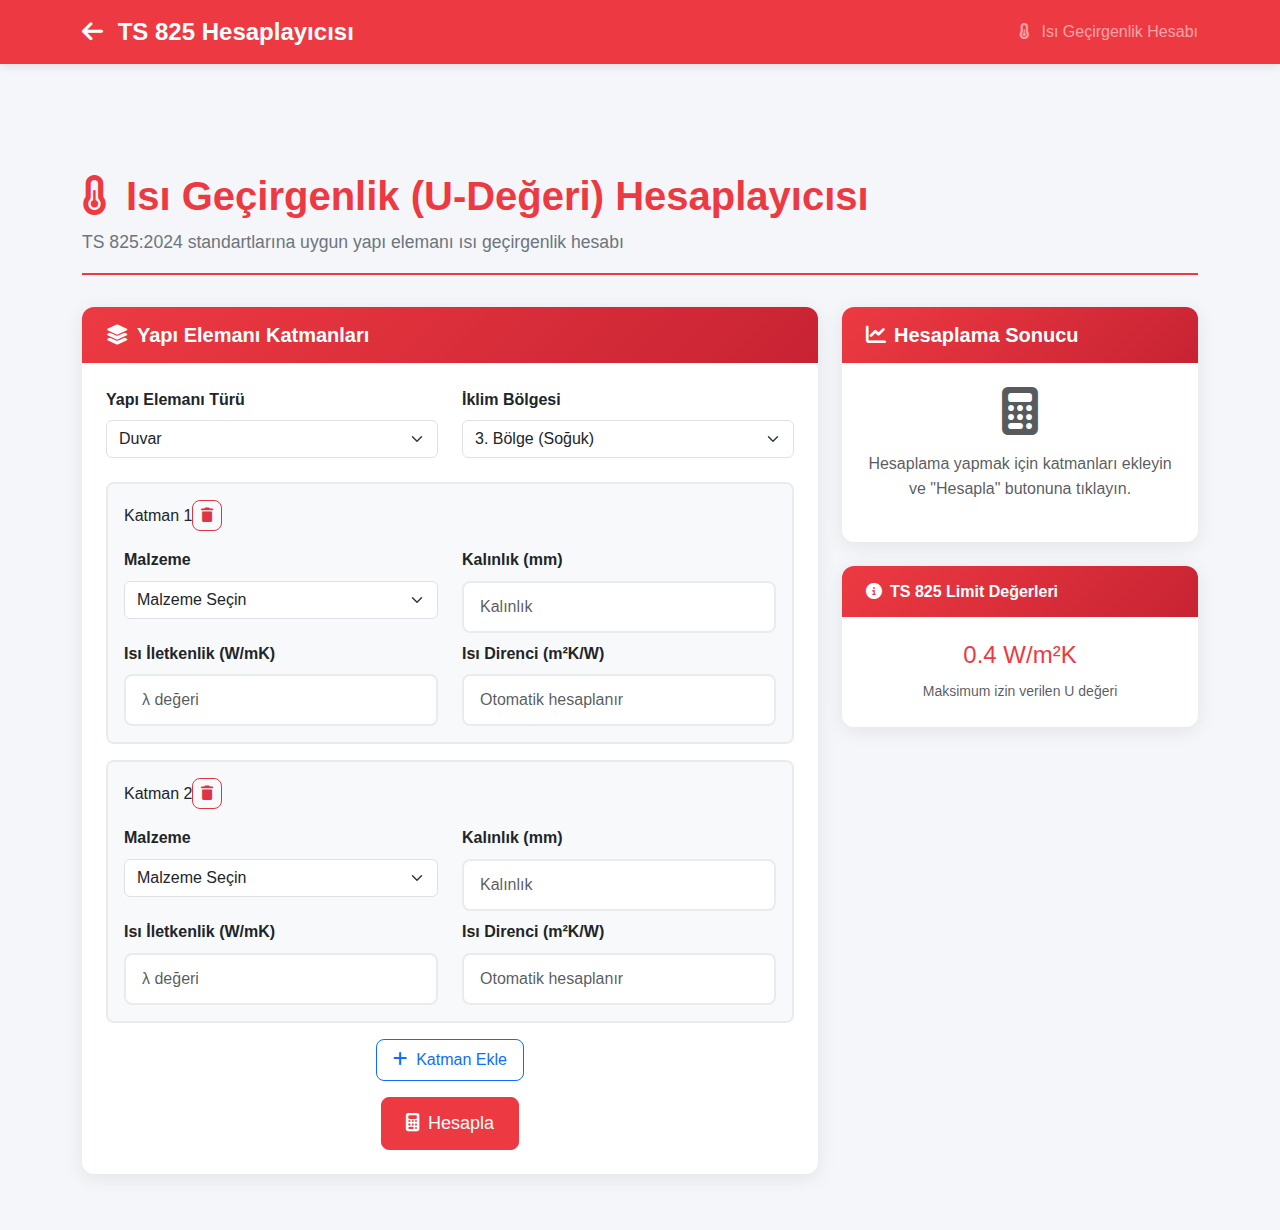
<file: thermal-calculator.html>
<!DOCTYPE html>
<html lang="tr">
<head>
    <meta charset="UTF-8">
    <meta name="viewport" content="width=device-width, initial-scale=1.0">
    <title>TS 825 Isı Geçirgenlik Hesaplayıcısı</title>
    
    <!-- Bootstrap CSS -->
    <link href="https://cdn.jsdelivr.net/npm/bootstrap@5.3.0/dist/css/bootstrap.min.css" rel="stylesheet">
    <!-- Font Awesome -->
    <link rel="stylesheet" href="https://cdnjs.cloudflare.com/ajax/libs/font-awesome/6.4.0/css/all.min.css">
    <!-- Custom CSS -->
    <link rel="stylesheet" href="assets/css/style.css">
    
    <style>
        .layer-item {
            border: 2px solid #e9ecef;
            border-radius: 8px;
            padding: 1rem;
            margin-bottom: 1rem;
            background: #f8f9fa;
            transition: all 0.3s ease;
        }
        
        .layer-item:hover {
            border-color: #0d6efd;
            background: #fff;
        }
        
        .layer-header {
            display: flex;
            justify-content: between;
            align-items: center;
            margin-bottom: 1rem;
        }
        
        .result-card {
            background: linear-gradient(135deg, #0d6efd, #0056b3);
            color: white;
            border-radius: 12px;
            padding: 2rem;
            text-align: center;
        }
        
        .result-value {
            font-size: 3rem;
            font-weight: 700;
            margin-bottom: 0.5rem;
        }
        
        .compliance-badge {
            font-size: 1.2rem;
            padding: 0.5rem 1rem;
            border-radius: 25px;
        }
        
        .compliant {
            background: #198754;
        }
        
        .non-compliant {
            background: #dc3545;
        }
    </style>
</head>
<body>
    <!-- Navigation -->
    <nav class="navbar navbar-expand-lg navbar-dark bg-primary">
        <div class="container">
            <a class="navbar-brand" href="index.html">
                <i class="fas fa-arrow-left me-2"></i>
                TS 825 Hesaplayıcısı
            </a>
            <span class="navbar-text">
                <i class="fas fa-thermometer-half me-2"></i>
                Isı Geçirgenlik Hesabı
            </span>
        </div>
    </nav>

    <!-- Main Content -->
    <main class="main-content">
        <div class="container">
            <div class="row">
                <div class="col-12">
                    <div class="page-header">
                        <h1 class="page-title">
                            <i class="fas fa-thermometer-half me-2"></i>
                            Isı Geçirgenlik (U-Değeri) Hesaplayıcısı
                        </h1>
                        <p class="page-subtitle">
                            TS 825:2024 standartlarına uygun yapı elemanı ısı geçirgenlik hesabı
                        </p>
                    </div>
                </div>
            </div>

            <div class="row">
                <!-- Input Section -->
                <div class="col-lg-8">
                    <div class="card">
                        <div class="card-header">
                            <h5 class="card-title mb-0">
                                <i class="fas fa-layer-group me-2"></i>Yapı Elemanı Katmanları
                            </h5>
                        </div>
                        <div class="card-body">
                            <!-- Element Type Selection -->
                            <div class="row mb-4">
                                <div class="col-md-6">
                                    <label class="form-label">Yapı Elemanı Türü</label>
                                    <select class="form-select" id="elementType">
                                        <option value="wall">Duvar</option>
                                        <option value="roof">Çatı</option>
                                        <option value="floor">Döşeme</option>
                                        <option value="window">Pencere</option>
                                    </select>
                                </div>
                                <div class="col-md-6">
                                    <label class="form-label">İklim Bölgesi</label>
                                    <select class="form-select" id="climateZone">
                                        <option value="1">1. Bölge (En Soğuk)</option>
                                        <option value="2">2. Bölge (Çok Soğuk)</option>
                                        <option value="3" selected>3. Bölge (Soğuk)</option>
                                        <option value="4">4. Bölge (Ilık)</option>
                                        <option value="5">5. Bölge (Sıcak)</option>
                                        <option value="6">6. Bölge (En Sıcak)</option>
                                    </select>
                                </div>
                            </div>

                            <!-- Layers -->
                            <div id="layers-container">
                                <!-- Layers will be added here -->
                            </div>

                            <!-- Add Layer Button -->
                            <div class="text-center mb-3">
                                <button type="button" class="btn btn-outline-primary" onclick="addLayer()">
                                    <i class="fas fa-plus me-2"></i>Katman Ekle
                                </button>
                            </div>

                            <!-- Calculate Button -->
                            <div class="text-center">
                                <button type="button" class="btn btn-primary btn-lg" onclick="calculateUValue()">
                                    <i class="fas fa-calculator me-2"></i>Hesapla
                                </button>
                            </div>
                        </div>
                    </div>
                </div>

                <!-- Results Section -->
                <div class="col-lg-4">
                    <div class="card">
                        <div class="card-header">
                            <h5 class="card-title mb-0">
                                <i class="fas fa-chart-line me-2"></i>Hesaplama Sonucu
                            </h5>
                        </div>
                        <div class="card-body">
                            <div id="calculation-result">
                                <div class="text-center text-muted">
                                    <i class="fas fa-calculator fa-3x mb-3"></i>
                                    <p>Hesaplama yapmak için katmanları ekleyin ve "Hesapla" butonuna tıklayın.</p>
                                </div>
                            </div>
                        </div>
                    </div>

                    <!-- Limit Values Info -->
                    <div class="card mt-3">
                        <div class="card-header">
                            <h6 class="card-title mb-0">
                                <i class="fas fa-info-circle me-2"></i>TS 825 Limit Değerleri
                            </h6>
                        </div>
                        <div class="card-body">
                            <div id="limit-values-info">
                                <small class="text-muted">Yapı elemanı türü ve iklim bölgesi seçin</small>
                            </div>
                        </div>
                    </div>
                </div>
            </div>
        </div>
    </main>

    <!-- Bootstrap JS -->
    <script src="https://cdn.jsdelivr.net/npm/bootstrap@5.3.0/dist/js/bootstrap.bundle.min.js"></script>
    
    <script>
        let layerCount = 0;
        
        // Malzeme veritabanı (örnek)
        const materials = {
            'concrete': { name: 'Beton', conductivity: 1.75 },
            'brick': { name: 'Tuğla', conductivity: 0.70 },
            'insulation_eps': { name: 'EPS Yalıtım', conductivity: 0.035 },
            'insulation_xps': { name: 'XPS Yalıtım', conductivity: 0.030 },
            'insulation_mw': { name: 'Mineral Yün', conductivity: 0.040 },
            'plaster': { name: 'Sıva', conductivity: 0.87 },
            'wood': { name: 'Ahşap', conductivity: 0.13 },
            'steel': { name: 'Çelik', conductivity: 50.0 },
            'glass': { name: 'Cam', conductivity: 1.0 }
        };

        // TS 825 limit değerleri
        const limitValues = {
            'wall': { 1: 0.57, 2: 0.48, 3: 0.40, 4: 0.34, 5: 0.29, 6: 0.25 },
            'roof': { 1: 0.30, 2: 0.25, 3: 0.20, 4: 0.18, 5: 0.15, 6: 0.13 },
            'floor': { 1: 0.58, 2: 0.48, 3: 0.40, 4: 0.34, 5: 0.29, 6: 0.25 },
            'window': { 1: 2.40, 2: 2.00, 3: 1.80, 4: 1.60, 5: 1.40, 6: 1.20 }
        };

        function addLayer() {
            layerCount++;
            const container = document.getElementById('layers-container');
            
            const layerHtml = `
                <div class="layer-item" id="layer-${layerCount}">
                    <div class="layer-header">
                        <h6 class="mb-0">Katman ${layerCount}</h6>
                        <button type="button" class="btn btn-sm btn-outline-danger" onclick="removeLayer(${layerCount})">
                            <i class="fas fa-trash"></i>
                        </button>
                    </div>
                    <div class="row">
                        <div class="col-md-6">
                            <label class="form-label">Malzeme</label>
                            <select class="form-select" onchange="updateConductivity(${layerCount}, this.value)">
                                <option value="">Malzeme Seçin</option>
                                ${Object.keys(materials).map(key => 
                                    `<option value="${key}">${materials[key].name}</option>`
                                ).join('')}
                            </select>
                        </div>
                        <div class="col-md-6">
                            <label class="form-label">Kalınlık (mm)</label>
                            <input type="number" class="form-control" placeholder="Kalınlık" min="1">
                        </div>
                    </div>
                    <div class="row mt-2">
                        <div class="col-md-6">
                            <label class="form-label">Isı İletkenlik (W/mK)</label>
                            <input type="number" class="form-control conductivity-input" placeholder="λ değeri" step="0.001" min="0.001">
                        </div>
                        <div class="col-md-6">
                            <label class="form-label">Isı Direnci (m²K/W)</label>
                            <input type="text" class="form-control resistance-display" readonly placeholder="Otomatik hesaplanır">
                        </div>
                    </div>
                </div>
            `;
            
            container.insertAdjacentHTML('beforeend', layerHtml);
            updateLimitInfo();
        }

        function removeLayer(layerId) {
            const layer = document.getElementById(`layer-${layerId}`);
            if (layer) {
                layer.remove();
            }
        }

        function updateConductivity(layerId, materialKey) {
            if (materialKey && materials[materialKey]) {
                const layer = document.getElementById(`layer-${layerId}`);
                const conductivityInput = layer.querySelector('.conductivity-input');
                conductivityInput.value = materials[materialKey].conductivity;
            }
        }

        function updateLimitInfo() {
            const elementType = document.getElementById('elementType').value;
            const climateZone = document.getElementById('climateZone').value;
            const limitValue = limitValues[elementType][climateZone];
            
            document.getElementById('limit-values-info').innerHTML = `
                <div class="text-center">
                    <div class="h4 text-primary">${limitValue} W/m²K</div>
                    <small class="text-muted">Maksimum izin verilen U değeri</small>
                </div>
            `;
        }

        function calculateUValue() {
            const layers = document.querySelectorAll('.layer-item');
            if (layers.length === 0) {
                alert('Lütfen en az bir katman ekleyin');
                return;
            }

            let totalResistance = 0.13 + 0.04; // Rsi + Rse
            let layerDetails = [];
            let hasError = false;

            layers.forEach((layer, index) => {
                const thickness = parseFloat(layer.querySelector('input[placeholder="Kalınlık"]').value);
                const conductivity = parseFloat(layer.querySelector('.conductivity-input').value);
                
                if (!thickness || !conductivity || thickness <= 0 || conductivity <= 0) {
                    hasError = true;
                    return;
                }

                const resistance = (thickness / 1000) / conductivity; // mm'den m'ye çevir
                totalResistance += resistance;
                
                layerDetails.push({
                    layer: index + 1,
                    thickness: thickness,
                    conductivity: conductivity,
                    resistance: resistance.toFixed(4)
                });

                // Resistance display'i güncelle
                layer.querySelector('.resistance-display').value = resistance.toFixed(4);
            });

            if (hasError) {
                alert('Lütfen tüm katmanlar için geçerli değerler girin');
                return;
            }

            const uValue = 1 / totalResistance;
            const elementType = document.getElementById('elementType').value;
            const climateZone = document.getElementById('climateZone').value;
            const limitValue = limitValues[elementType][climateZone];
            const isCompliant = uValue <= limitValue;

            displayResult(uValue, limitValue, isCompliant, totalResistance, layerDetails);
        }

        function displayResult(uValue, limitValue, isCompliant, totalResistance, layerDetails) {
            const resultHtml = `
                <div class="result-card">
                    <div class="result-value">${uValue.toFixed(4)}</div>
                    <div class="mb-3">W/m²K</div>
                    <div class="compliance-badge ${isCompliant ? 'compliant' : 'non-compliant'}">
                        <i class="fas ${isCompliant ? 'fa-check' : 'fa-times'} me-2"></i>
                        ${isCompliant ? 'UYGUN' : 'UYGUN DEĞİL'}
                    </div>
                </div>
                
                <div class="mt-3">
                    <h6>Detaylar:</h6>
                    <ul class="list-unstyled">
                        <li><strong>Toplam Direnç:</strong> ${totalResistance.toFixed(4)} m²K/W</li>
                        <li><strong>Limit Değer:</strong> ${limitValue} W/m²K</li>
                        <li><strong>Fark:</strong> ${(limitValue - uValue).toFixed(4)} W/m²K</li>
                    </ul>
                </div>
            `;
            
            document.getElementById('calculation-result').innerHTML = resultHtml;
        }

        // Event listeners
        document.getElementById('elementType').addEventListener('change', updateLimitInfo);
        document.getElementById('climateZone').addEventListener('change', updateLimitInfo);

        // Initialize
        addLayer(); // İlk katmanı ekle
        addLayer(); // İkinci katmanı ekle
        updateLimitInfo();
    </script>
</body>
</html>
</file>
<file: assets/css/style.css>
/* BONUS TS 825 Hesap Programı - Custom Styles */

:root {
    --primary-color: #ed3a42;
    --primary-dark: #c82333;
    --primary-light: #f56c73;
    --secondary-color: #6c757d;
    --success-color: #198754;
    --info-color: #ed3a42;
    --warning-color: #ffc107;
    --danger-color: #dc3545;
    --light-color: #f8f9fa;
    --dark-color: #212529;
    --navbar-height: 76px;

    /* Bootstrap Override */
    --bs-primary: #ed3a42;
    --bs-primary-rgb: 237, 58, 66;
}

/* Bootstrap Primary Override */
.bg-primary {
    background-color: #ed3a42 !important;
}

.btn-primary {
    background-color: #ed3a42 !important;
    border-color: #ed3a42 !important;
}

.btn-primary:hover {
    background-color: #c82333 !important;
    border-color: #c82333 !important;
}

.btn-primary:focus, .btn-primary.focus {
    box-shadow: 0 0 0 0.2rem rgba(237, 58, 66, 0.5) !important;
}

.text-primary {
    color: #ed3a42 !important;
}

.border-primary {
    border-color: #ed3a42 !important;
}

/* Global Styles */
* {
    margin: 0;
    padding: 0;
    box-sizing: border-box;
}

body {
    font-family: 'Segoe UI', Tahoma, Geneva, Verdana, sans-serif;
    background-color: #f5f6fa;
    color: var(--dark-color);
    line-height: 1.6;
}

/* Navigation */
.navbar {
    box-shadow: 0 2px 10px rgba(0, 0, 0, 0.1);
    z-index: 1030;
}

.navbar-brand {
    font-weight: 700;
    font-size: 1.5rem;
}

.navbar-brand img {
    filter: brightness(0) invert(1);
    transition: all 0.3s ease;
}

.navbar-brand:hover img {
    transform: scale(1.05);
}

.nav-link {
    font-weight: 500;
    transition: all 0.3s ease;
}

.nav-link:hover {
    transform: translateY(-1px);
}

.nav-link.active {
    background-color: rgba(255, 255, 255, 0.1);
    border-radius: 5px;
}

/* Main Content */
.main-content {
    margin-top: var(--navbar-height);
    min-height: calc(100vh - var(--navbar-height));
    padding: 2rem 0;
}

.content-section {
    display: none;
}

.content-section.active {
    display: block;
    animation: fadeIn 0.5s ease-in-out;
}

@keyframes fadeIn {
    from {
        opacity: 0;
        transform: translateY(20px);
    }
    to {
        opacity: 1;
        transform: translateY(0);
    }
}

/* Page Header */
.page-header {
    margin-bottom: 2rem;
    padding-bottom: 1rem;
    border-bottom: 2px solid var(--primary-color);
}

.page-title {
    color: var(--primary-color);
    font-weight: 700;
    margin-bottom: 0.5rem;
}

.page-subtitle {
    color: var(--secondary-color);
    font-size: 1.1rem;
    margin-bottom: 0;
}

/* Cards */
.card {
    border: none;
    border-radius: 12px;
    box-shadow: 0 4px 20px rgba(0, 0, 0, 0.08);
    transition: all 0.3s ease;
    margin-bottom: 1.5rem;
}

.card:hover {
    transform: translateY(-2px);
    box-shadow: 0 8px 30px rgba(0, 0, 0, 0.12);
}

.card-header {
    background: linear-gradient(135deg, var(--primary-color), var(--primary-dark));
    color: white;
    border-radius: 12px 12px 0 0 !important;
    border: none;
    padding: 1rem 1.5rem;
}

.card-title {
    font-weight: 600;
    margin-bottom: 0;
}

.card-body {
    padding: 1.5rem;
}

/* Quick Actions */
.quick-action {
    height: 120px;
    display: flex;
    flex-direction: column;
    align-items: center;
    justify-content: center;
    font-weight: 600;
    transition: all 0.3s ease;
    border-radius: 12px;
}

.quick-action:hover {
    transform: translateY(-3px);
    box-shadow: 0 8px 25px rgba(0, 0, 0, 0.15);
}

.quick-action i {
    font-size: 2rem;
}

/* Statistics Cards */
.stat-card {
    border-radius: 12px;
    overflow: hidden;
    transition: all 0.3s ease;
}

.stat-card:hover {
    transform: translateY(-3px);
    box-shadow: 0 8px 25px rgba(0, 0, 0, 0.2);
}

.stat-card .card-title {
    font-size: 2.5rem;
    font-weight: 700;
    margin-bottom: 0;
}

.stat-card .card-text {
    font-size: 0.9rem;
    opacity: 0.9;
    margin-bottom: 0;
}

.stat-icon {
    font-size: 3rem;
    opacity: 0.3;
}

/* Tables */
.table {
    border-radius: 8px;
    overflow: hidden;
}

.table thead th {
    background-color: var(--light-color);
    border: none;
    font-weight: 600;
    color: var(--dark-color);
    padding: 1rem;
}

.table tbody td {
    padding: 1rem;
    vertical-align: middle;
    border-color: #e9ecef;
}

.table-hover tbody tr:hover {
    background-color: rgba(237, 58, 66, 0.05);
}

/* Badges */
.badge {
    font-size: 0.75rem;
    padding: 0.5rem 0.75rem;
    border-radius: 6px;
}

/* Buttons */
.btn {
    border-radius: 8px;
    font-weight: 500;
    padding: 0.5rem 1rem;
    transition: all 0.3s ease;
}

.btn:hover {
    transform: translateY(-1px);
}

.btn-sm {
    padding: 0.25rem 0.5rem;
    font-size: 0.875rem;
}

.btn-lg {
    padding: 0.75rem 1.5rem;
    font-size: 1.125rem;
}

/* Loading Overlay */
.loading-overlay {
    position: fixed;
    top: 0;
    left: 0;
    width: 100%;
    height: 100%;
    background-color: rgba(255, 255, 255, 0.9);
    display: none;
    justify-content: center;
    align-items: center;
    z-index: 9999;
}

.loading-overlay.show {
    display: flex;
}

/* Form Styles */
.form-control {
    border-radius: 8px;
    border: 2px solid #e9ecef;
    padding: 0.75rem 1rem;
    transition: all 0.3s ease;
}

.form-control:focus {
    border-color: var(--primary-color);
    box-shadow: 0 0 0 0.2rem rgba(237, 58, 66, 0.25);
}

.form-label {
    font-weight: 600;
    color: var(--dark-color);
    margin-bottom: 0.5rem;
}

/* Responsive Design */
@media (max-width: 768px) {
    .main-content {
        padding: 1rem 0;
    }

    .page-header {
        margin-bottom: 1.5rem;
    }

    .page-title {
        font-size: 1.75rem;
    }

    .quick-action {
        height: 100px;
        margin-bottom: 1rem;
    }

    .quick-action i {
        font-size: 1.5rem;
    }

    .stat-card .card-title {
        font-size: 2rem;
    }

    .stat-icon {
        font-size: 2rem;
    }

    .card-body {
        padding: 1rem;
    }
}

@media (max-width: 576px) {
    .navbar-brand {
        font-size: 1.25rem;
    }

    .navbar-brand img {
        height: 30px !important;
    }

    .navbar-brand span {
        font-size: 1rem;
    }

    .page-title {
        font-size: 1.5rem;
    }

    .page-subtitle {
        font-size: 1rem;
    }

    .quick-action {
        height: 80px;
    }

    .stat-card .card-title {
        font-size: 1.75rem;
    }
}

/* Custom Animations */
@keyframes slideInUp {
    from {
        opacity: 0;
        transform: translateY(30px);
    }
    to {
        opacity: 1;
        transform: translateY(0);
    }
}

.slide-in-up {
    animation: slideInUp 0.6s ease-out;
}

/* Utility Classes */
.text-gradient {
    background: linear-gradient(135deg, var(--primary-color), var(--primary-dark));
    -webkit-background-clip: text;
    -webkit-text-fill-color: transparent;
    background-clip: text;
}

.shadow-custom {
    box-shadow: 0 4px 20px rgba(0, 0, 0, 0.1);
}

.border-radius-custom {
    border-radius: 12px;
}

/* Print Styles */
@media print {
    .navbar,
    .quick-action,
    .btn {
        display: none !important;
    }

    .main-content {
        margin-top: 0;
    }

    .card {
        box-shadow: none;
        border: 1px solid #dee2e6;
    }
}
</file>
